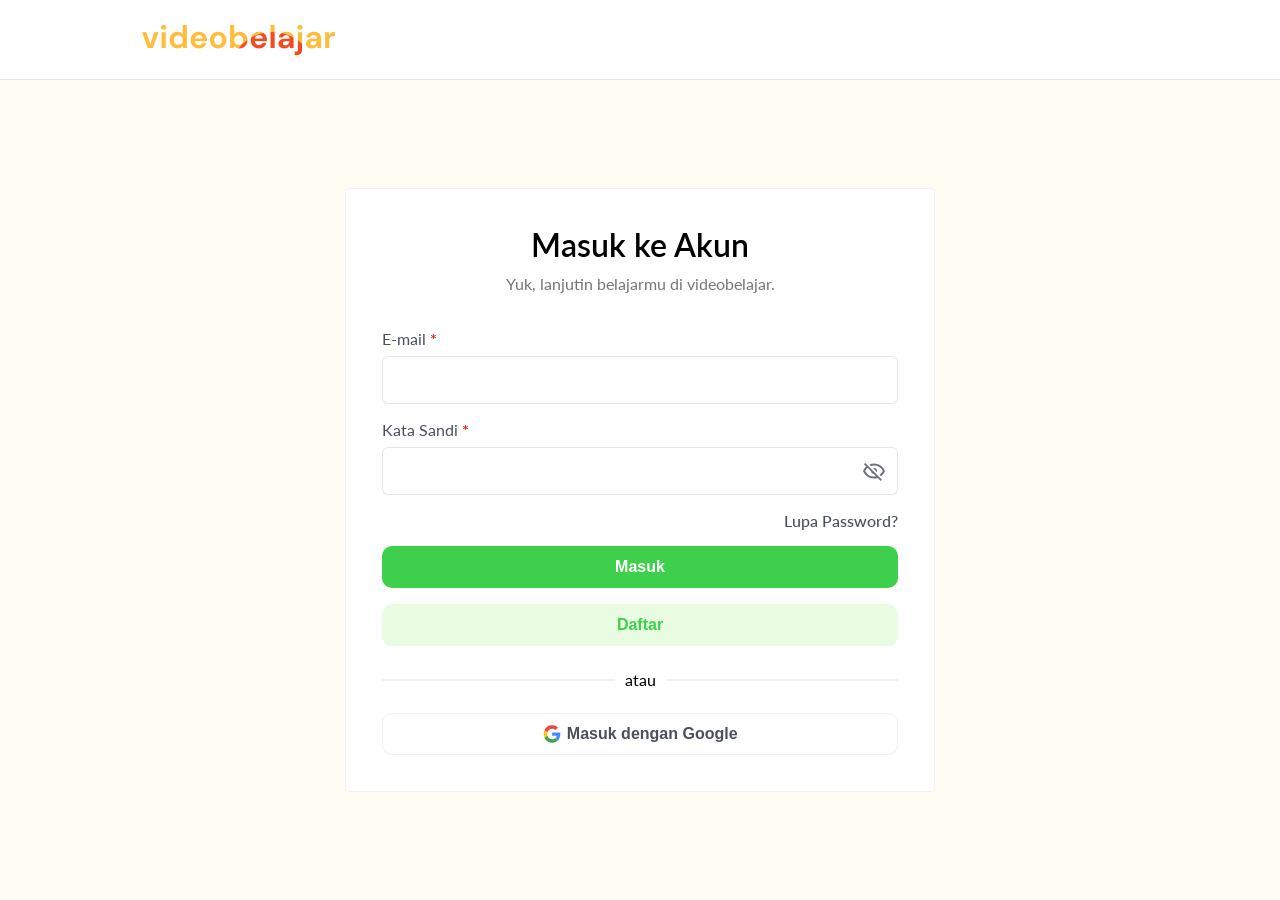
<file: index.html>
<!doctype html>
<html lang="en">
    <head>
        <meta charset="UTF-8" />
        <meta name="viewport" content="width=device-width, initial-scale=1.0" />
        <title>videobelajar</title>
        <link rel="stylesheet" href="style.css" />
    </head>
    <body>
        <nav class="navbar">
            <div class="logo">
                <a href="#"
                    ><img class="image-fit" src="assets/logo.png" alt=""
                /></a>
            </div>
        </nav>
        <main class="auth-container">
            <div class="auth-form">
                <div class="desc">
                    <h3>Masuk ke Akun</h3>
                    <h5 class="desc-color">
                        Yuk, lanjutin belajarmu di videobelajar.
                    </h5>
                </div>
                <div class="form-group">
                    <label for="email"
                        >E-mail <strong class="red">*</strong></label
                    >
                    <input type="text" name="email" />
                </div>
                <div class="form-group">
                    <label for="password"
                        >Kata Sandi <strong class="red">*</strong></label
                    >
                    <div class="input-group">
                        <input type="password" name="password" />
                        <svg
                            class="eye"
                            xmlns="http://www.w3.org/2000/svg"
                            width="24"
                            height="24"
                            viewBox="0 0 24 24"
                        >
                            <path
                                fill="currentColor"
                                d="M2 5.27L3.28 4L20 20.72L18.73 22l-3.08-3.08c-1.15.38-2.37.58-3.65.58c-5 0-9.27-3.11-11-7.5c.69-1.76 1.79-3.31 3.19-4.54zM12 9a3 3 0 0 1 3 3a3 3 0 0 1-.17 1L11 9.17A3 3 0 0 1 12 9m0-4.5c5 0 9.27 3.11 11 7.5a11.8 11.8 0 0 1-4 5.19l-1.42-1.43A9.86 9.86 0 0 0 20.82 12A9.82 9.82 0 0 0 12 6.5c-1.09 0-2.16.18-3.16.5L7.3 5.47c1.44-.62 3.03-.97 4.7-.97M3.18 12A9.82 9.82 0 0 0 12 17.5c.69 0 1.37-.07 2-.21L11.72 15A3.064 3.064 0 0 1 9 12.28L5.6 8.87c-.99.85-1.82 1.91-2.42 3.13"
                            />
                        </svg>
                    </div>
                </div>
                <div class="form-group" style="text-align: right">
                    <a class="forgot" href="#">Lupa Password?</a>
                </div>
                <a href="home.html" target="_blank">
                    <button
                        class="btn-full bg-primary text-light"
                        style="margin-bottom: 16px"
                    >
                        Masuk
                    </button>
                </a>
                <a href="register.html"
                    ><button class="btn-full bg-primary-100 text-primary">
                        Daftar
                    </button></a
                >
                <div style="display: flex; align-items: center; margin: 24px 0">
                    <hr
                        style="
                            flex: 1;
                            border: none;
                            border-top: 2px solid #f1f1f1;
                        "
                    />
                    <span
                        style="
                            margin: 0 10px;
                            font-size: 16px;
                            font-weight: 400;
                        "
                        >atau</span
                    >
                    <hr
                        style="
                            flex: 1;
                            border: none;
                            border-top: 2px solid #f1f1f1;
                        "
                    />
                </div>
                <a href="home.html" target="_blank">
                    <button
                        class="btn-full"
                        style="
                            border: 1px solid #f1f1f1;
                            background-color: inherit;
                            color: #4a505c;
                            display: flex;
                            align-items: center;
                            justify-content: center;
                        "
                    >
                        <svg
                            xmlns="http://www.w3.org/2000/svg"
                            width="20"
                            height="20"
                            viewBox="0 0 16 16"
                        >
                            <g
                                fill="none"
                                fill-rule="evenodd"
                                clip-rule="evenodd"
                            >
                                <path
                                    fill="#f44336"
                                    d="M7.209 1.061c.725-.081 1.154-.081 1.933 0a6.57 6.57 0 0 1 3.65 1.82a100 100 0 0 0-1.986 1.93q-1.876-1.59-4.188-.734q-1.696.78-2.362 2.528a78 78 0 0 1-2.148-1.658a.26.26 0 0 0-.16-.027q1.683-3.245 5.26-3.86"
                                    opacity="0.987"
                                />
                                <path
                                    fill="#ffc107"
                                    d="M1.946 4.92q.085-.013.161.027a78 78 0 0 0 2.148 1.658A7.6 7.6 0 0 0 4.04 7.99q.037.678.215 1.331L2 11.116Q.527 8.038 1.946 4.92"
                                    opacity="0.997"
                                />
                                <path
                                    fill="#448aff"
                                    d="M12.685 13.29a26 26 0 0 0-2.202-1.74q1.15-.812 1.396-2.228H8.122V6.713q3.25-.027 6.497.055q.616 3.345-1.423 6.032a7 7 0 0 1-.51.49"
                                    opacity="0.999"
                                />
                                <path
                                    fill="#43a047"
                                    d="M4.255 9.322q1.23 3.057 4.51 2.854a3.94 3.94 0 0 0 1.718-.626q1.148.812 2.202 1.74a6.62 6.62 0 0 1-4.027 1.684a6.4 6.4 0 0 1-1.02 0Q3.82 14.524 2 11.116z"
                                    opacity="0.993"
                                />
                            </g></svg
                        >&nbsp;Masuk dengan Google
                    </button>
                </a>
            </div>
        </main>
    </body>
</html>
</file>
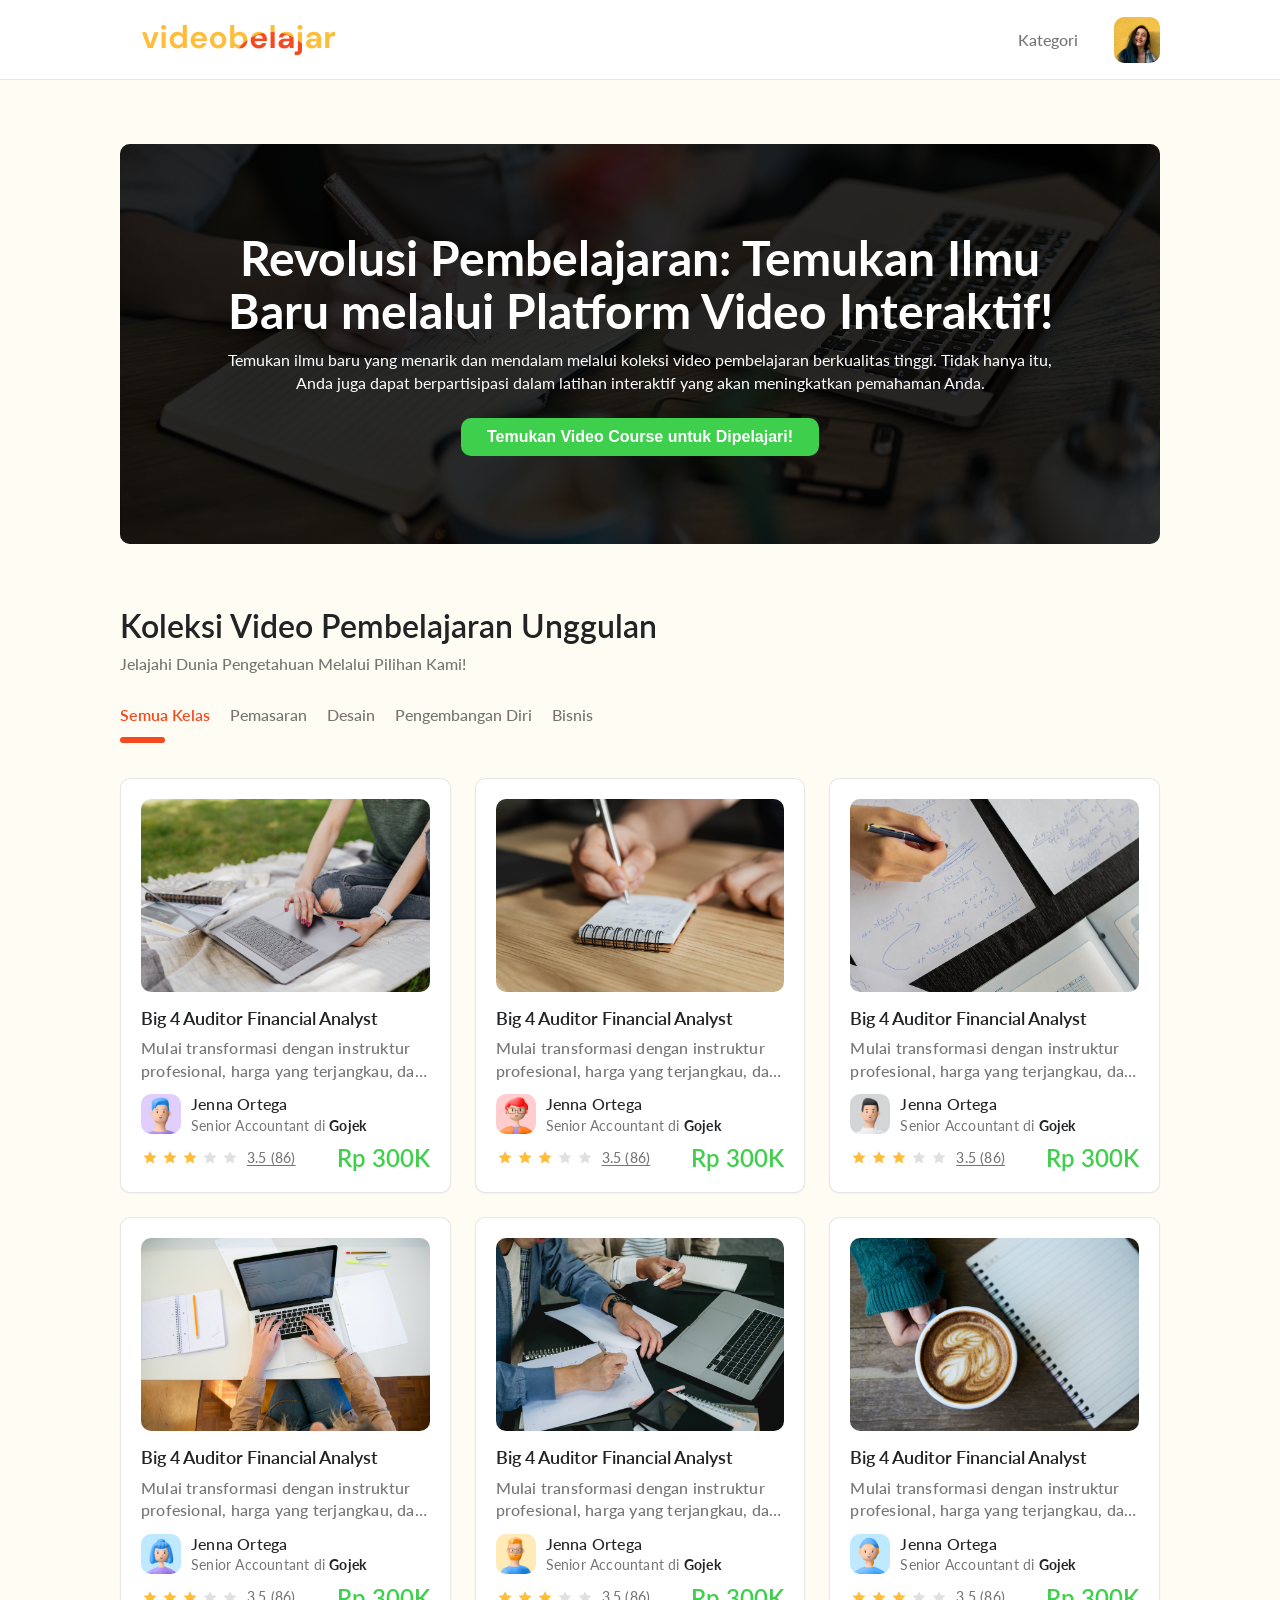
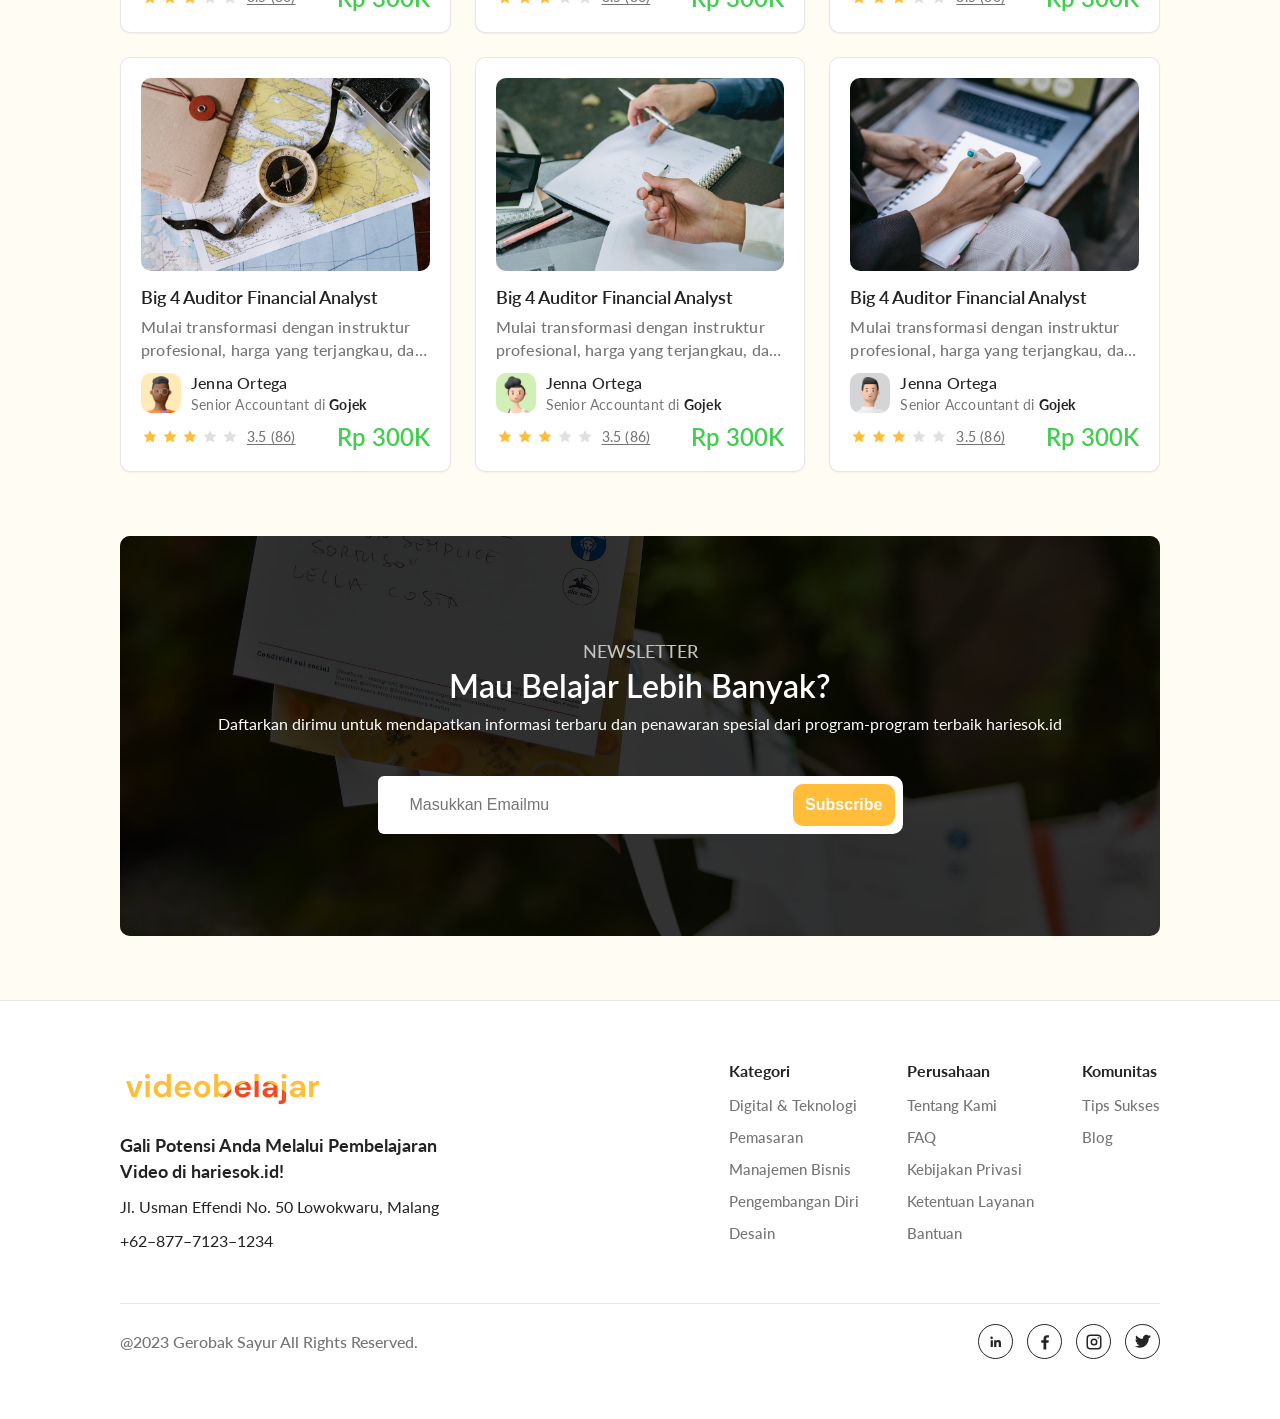
<file: home.html>
<!doctype html>
<html lang="en">
    <head>
        <meta charset="UTF-8" />
        <meta name="viewport" content="width=device-width, initial-scale=1.0" />
        <title>videobelajar</title>
        <link rel="stylesheet" href="style.css" />
    </head>
    <body>
        <nav class="navbar">
            <div class="logo">
                <a href="#"
                    ><img class="image-fit" src="assets/logo.png" alt=""
                /></a>
            </div>
            <div class="nav-right">
                <a href="#">Kategori</a>
                <div class="image-profile">
                    <img
                        class="image-fit"
                        src="assets/avatar-profile.png"
                        alt=""
                    />
                </div>
            </div>
            <div class="nav-right-mobile">
                <div class="menu">
                    <img class="image-fit" src="assets/menu.svg" alt="" />
                </div>
            </div>
        </nav>
        <main class="container">
            <section class="hero">
                <div class="hero-content">
                    <h1>
                        Revolusi Pembelajaran: Temukan Ilmu Baru melalui
                        Platform Video Interaktif!
                    </h1>
                    <p>
                        Temukan ilmu baru yang menarik dan mendalam melalui
                        koleksi video pembelajaran berkualitas tinggi. Tidak
                        hanya itu, Anda juga dapat berpartisipasi dalam latihan
                        interaktif yang akan meningkatkan pemahaman Anda.
                    </p>
                    <button>Temukan Video Course untuk Dipelajari!</button>
                </div>
            </section>
            <section class="learning-class">
                <h3>Koleksi Video Pembelajaran Unggulan</h3>
                <h5>Jelajahi Dunia Pengetahuan Melalui Pilihan Kami!</h5>

                <!-- Tab -->
                <div class="tab-class">
                    <button class="tab-class__item active">Semua Kelas</button>
                    <button class="tab-class__item">Pemasaran</button>
                    <button class="tab-class__item">Desain</button>
                    <button class="tab-class__item">Pengembangan Diri</button>
                    <button class="tab-class__item">Bisnis</button>
                </div>

                <!-- Cards -->
                <div class="card-class">
                    <!-- Card 1 -->
                    <div class="card-class-list">
                        <img
                            class="card__thumbnail"
                            src="assets/class-1.jpg"
                            alt="Big 4 Auditor Financial Analyst"
                            loading="lazy"
                        />
                        <div class="card__body">
                            <p class="card__title">
                                Big 4 Auditor Financial Analyst
                            </p>
                            <p class="card__desc">
                                Mulai transformasi dengan instruktur
                                profesional, harga yang terjangkau, dan
                                kurikulum terbaik
                            </p>
                            <div class="card__instructor">
                                <div class="card__avatar">
                                    <img
                                        class="image-fit"
                                        src="assets/avatar-1.png"
                                        alt=""
                                    />
                                </div>
                                <div class="card__instructor-info">
                                    <p class="card__instructor-name">
                                        Jenna Ortega
                                    </p>
                                    <p class="card__instructor-role">
                                        Senior Accountant
                                        <span class="at">di</span>
                                        <strong>Gojek</strong>
                                    </p>
                                </div>
                            </div>
                        </div>
                        <div class="card__footer">
                            <div class="card__rating">
                                <div class="stars">
                                    <svg
                                        class="star star--filled"
                                        viewBox="0 0 16 16"
                                    >
                                        <path
                                            d="M8 1l1.8 3.6 4 .6-2.9 2.8.7 4L8 10l-3.6 2 .7-4L2.2 5.2l4-.6z"
                                            fill="currentColor"
                                        />
                                    </svg>
                                    <svg
                                        class="star star--filled"
                                        viewBox="0 0 16 16"
                                    >
                                        <path
                                            d="M8 1l1.8 3.6 4 .6-2.9 2.8.7 4L8 10l-3.6 2 .7-4L2.2 5.2l4-.6z"
                                            fill="currentColor"
                                        />
                                    </svg>
                                    <svg
                                        class="star star--filled"
                                        viewBox="0 0 16 16"
                                    >
                                        <path
                                            d="M8 1l1.8 3.6 4 .6-2.9 2.8.7 4L8 10l-3.6 2 .7-4L2.2 5.2l4-.6z"
                                            fill="currentColor"
                                        />
                                    </svg>
                                    <svg
                                        class="star star--empty"
                                        viewBox="0 0 16 16"
                                    >
                                        <path
                                            d="M8 1l1.8 3.6 4 .6-2.9 2.8.7 4L8 10l-3.6 2 .7-4L2.2 5.2l4-.6z"
                                            fill="currentColor"
                                        />
                                    </svg>
                                    <svg
                                        class="star star--empty"
                                        viewBox="0 0 16 16"
                                    >
                                        <path
                                            d="M8 1l1.8 3.6 4 .6-2.9 2.8.7 4L8 10l-3.6 2 .7-4L2.2 5.2l4-.6z"
                                            fill="currentColor"
                                        />
                                    </svg>
                                </div>
                                <span class="card__rating-score">3.5 (86)</span>
                            </div>
                            <span class="card__price">Rp 300K</span>
                        </div>
                    </div>

                    <!-- Card 2 -->
                    <div class="card-class-list">
                        <img
                            class="card__thumbnail"
                            src="assets/class-2.jpg"
                            alt="Big 4 Auditor Financial Analyst"
                            loading="lazy"
                        />
                        <div class="card__body">
                            <p class="card__title">
                                Big 4 Auditor Financial Analyst
                            </p>
                            <p class="card__desc">
                                Mulai transformasi dengan instruktur
                                profesional, harga yang terjangkau, dan
                                kurikulum terbaik
                            </p>
                            <div class="card__instructor">
                                <div class="card__avatar">
                                    <img
                                        class="image-fit"
                                        src="assets/avatar-2.png"
                                        alt=""
                                    />
                                </div>
                                <div class="card__instructor-info">
                                    <p class="card__instructor-name">
                                        Jenna Ortega
                                    </p>
                                    <p class="card__instructor-role">
                                        Senior Accountant
                                        <span class="at">di</span>
                                        <strong>Gojek</strong>
                                    </p>
                                </div>
                            </div>
                        </div>
                        <div class="card__footer">
                            <div class="card__rating">
                                <div class="stars">
                                    <svg
                                        class="star star--filled"
                                        viewBox="0 0 16 16"
                                    >
                                        <path
                                            d="M8 1l1.8 3.6 4 .6-2.9 2.8.7 4L8 10l-3.6 2 .7-4L2.2 5.2l4-.6z"
                                            fill="currentColor"
                                        />
                                    </svg>
                                    <svg
                                        class="star star--filled"
                                        viewBox="0 0 16 16"
                                    >
                                        <path
                                            d="M8 1l1.8 3.6 4 .6-2.9 2.8.7 4L8 10l-3.6 2 .7-4L2.2 5.2l4-.6z"
                                            fill="currentColor"
                                        />
                                    </svg>
                                    <svg
                                        class="star star--filled"
                                        viewBox="0 0 16 16"
                                    >
                                        <path
                                            d="M8 1l1.8 3.6 4 .6-2.9 2.8.7 4L8 10l-3.6 2 .7-4L2.2 5.2l4-.6z"
                                            fill="currentColor"
                                        />
                                    </svg>
                                    <svg
                                        class="star star--empty"
                                        viewBox="0 0 16 16"
                                    >
                                        <path
                                            d="M8 1l1.8 3.6 4 .6-2.9 2.8.7 4L8 10l-3.6 2 .7-4L2.2 5.2l4-.6z"
                                            fill="currentColor"
                                        />
                                    </svg>
                                    <svg
                                        class="star star--empty"
                                        viewBox="0 0 16 16"
                                    >
                                        <path
                                            d="M8 1l1.8 3.6 4 .6-2.9 2.8.7 4L8 10l-3.6 2 .7-4L2.2 5.2l4-.6z"
                                            fill="currentColor"
                                        />
                                    </svg>
                                </div>
                                <span class="card__rating-score">3.5 (86)</span>
                            </div>
                            <span class="card__price">Rp 300K</span>
                        </div>
                    </div>

                    <!-- Card 3 -->
                    <div class="card-class-list">
                        <img
                            class="card__thumbnail"
                            src="assets/class-3.jpg"
                            alt="Big 4 Auditor Financial Analyst"
                            loading="lazy"
                        />
                        <div class="card__body">
                            <p class="card__title">
                                Big 4 Auditor Financial Analyst
                            </p>
                            <p class="card__desc">
                                Mulai transformasi dengan instruktur
                                profesional, harga yang terjangkau, dan
                                kurikulum terbaik
                            </p>
                            <div class="card__instructor">
                                <div class="card__avatar">
                                    <img
                                        class="image-fit"
                                        src="assets/avatar-3.png"
                                        alt=""
                                    />
                                </div>
                                <div class="card__instructor-info">
                                    <p class="card__instructor-name">
                                        Jenna Ortega
                                    </p>
                                    <p class="card__instructor-role">
                                        Senior Accountant
                                        <span class="at">di</span>
                                        <strong>Gojek</strong>
                                    </p>
                                </div>
                            </div>
                        </div>
                        <div class="card__footer">
                            <div class="card__rating">
                                <div class="stars">
                                    <svg
                                        class="star star--filled"
                                        viewBox="0 0 16 16"
                                    >
                                        <path
                                            d="M8 1l1.8 3.6 4 .6-2.9 2.8.7 4L8 10l-3.6 2 .7-4L2.2 5.2l4-.6z"
                                            fill="currentColor"
                                        />
                                    </svg>
                                    <svg
                                        class="star star--filled"
                                        viewBox="0 0 16 16"
                                    >
                                        <path
                                            d="M8 1l1.8 3.6 4 .6-2.9 2.8.7 4L8 10l-3.6 2 .7-4L2.2 5.2l4-.6z"
                                            fill="currentColor"
                                        />
                                    </svg>
                                    <svg
                                        class="star star--filled"
                                        viewBox="0 0 16 16"
                                    >
                                        <path
                                            d="M8 1l1.8 3.6 4 .6-2.9 2.8.7 4L8 10l-3.6 2 .7-4L2.2 5.2l4-.6z"
                                            fill="currentColor"
                                        />
                                    </svg>
                                    <svg
                                        class="star star--empty"
                                        viewBox="0 0 16 16"
                                    >
                                        <path
                                            d="M8 1l1.8 3.6 4 .6-2.9 2.8.7 4L8 10l-3.6 2 .7-4L2.2 5.2l4-.6z"
                                            fill="currentColor"
                                        />
                                    </svg>
                                    <svg
                                        class="star star--empty"
                                        viewBox="0 0 16 16"
                                    >
                                        <path
                                            d="M8 1l1.8 3.6 4 .6-2.9 2.8.7 4L8 10l-3.6 2 .7-4L2.2 5.2l4-.6z"
                                            fill="currentColor"
                                        />
                                    </svg>
                                </div>
                                <span class="card__rating-score">3.5 (86)</span>
                            </div>
                            <span class="card__price">Rp 300K</span>
                        </div>
                    </div>

                    <!-- Card 4 -->
                    <div class="card-class-list">
                        <img
                            class="card__thumbnail"
                            src="assets/class-4.jpg"
                            alt="Big 4 Auditor Financial Analyst"
                            loading="lazy"
                        />
                        <div class="card__body">
                            <p class="card__title">
                                Big 4 Auditor Financial Analyst
                            </p>
                            <p class="card__desc">
                                Mulai transformasi dengan instruktur
                                profesional, harga yang terjangkau, dan
                                kurikulum terbaik
                            </p>
                            <div class="card__instructor">
                                <div class="card__avatar">
                                    <img
                                        class="image-fit"
                                        src="assets/avatar-4.png"
                                        alt=""
                                    />
                                </div>
                                <div class="card__instructor-info">
                                    <p class="card__instructor-name">
                                        Jenna Ortega
                                    </p>
                                    <p class="card__instructor-role">
                                        Senior Accountant
                                        <span class="at">di</span>
                                        <strong>Gojek</strong>
                                    </p>
                                </div>
                            </div>
                        </div>
                        <div class="card__footer">
                            <div class="card__rating">
                                <div class="stars">
                                    <svg
                                        class="star star--filled"
                                        viewBox="0 0 16 16"
                                    >
                                        <path
                                            d="M8 1l1.8 3.6 4 .6-2.9 2.8.7 4L8 10l-3.6 2 .7-4L2.2 5.2l4-.6z"
                                            fill="currentColor"
                                        />
                                    </svg>
                                    <svg
                                        class="star star--filled"
                                        viewBox="0 0 16 16"
                                    >
                                        <path
                                            d="M8 1l1.8 3.6 4 .6-2.9 2.8.7 4L8 10l-3.6 2 .7-4L2.2 5.2l4-.6z"
                                            fill="currentColor"
                                        />
                                    </svg>
                                    <svg
                                        class="star star--filled"
                                        viewBox="0 0 16 16"
                                    >
                                        <path
                                            d="M8 1l1.8 3.6 4 .6-2.9 2.8.7 4L8 10l-3.6 2 .7-4L2.2 5.2l4-.6z"
                                            fill="currentColor"
                                        />
                                    </svg>
                                    <svg
                                        class="star star--empty"
                                        viewBox="0 0 16 16"
                                    >
                                        <path
                                            d="M8 1l1.8 3.6 4 .6-2.9 2.8.7 4L8 10l-3.6 2 .7-4L2.2 5.2l4-.6z"
                                            fill="currentColor"
                                        />
                                    </svg>
                                    <svg
                                        class="star star--empty"
                                        viewBox="0 0 16 16"
                                    >
                                        <path
                                            d="M8 1l1.8 3.6 4 .6-2.9 2.8.7 4L8 10l-3.6 2 .7-4L2.2 5.2l4-.6z"
                                            fill="currentColor"
                                        />
                                    </svg>
                                </div>
                                <span class="card__rating-score">3.5 (86)</span>
                            </div>
                            <span class="card__price">Rp 300K</span>
                        </div>
                    </div>

                    <!-- Card 5 -->
                    <div class="card-class-list">
                        <img
                            class="card__thumbnail"
                            src="assets/class-5.jpg"
                            alt="Big 4 Auditor Financial Analyst"
                            loading="lazy"
                        />
                        <div class="card__body">
                            <p class="card__title">
                                Big 4 Auditor Financial Analyst
                            </p>
                            <p class="card__desc">
                                Mulai transformasi dengan instruktur
                                profesional, harga yang terjangkau, dan
                                kurikulum terbaik
                            </p>
                            <div class="card__instructor">
                                <div class="card__avatar">
                                    <img
                                        class="image-fit"
                                        src="assets/avatar-5.png"
                                        alt=""
                                    />
                                </div>
                                <div class="card__instructor-info">
                                    <p class="card__instructor-name">
                                        Jenna Ortega
                                    </p>
                                    <p class="card__instructor-role">
                                        Senior Accountant
                                        <span class="at">di</span>
                                        <strong>Gojek</strong>
                                    </p>
                                </div>
                            </div>
                        </div>
                        <div class="card__footer">
                            <div class="card__rating">
                                <div class="stars">
                                    <svg
                                        class="star star--filled"
                                        viewBox="0 0 16 16"
                                    >
                                        <path
                                            d="M8 1l1.8 3.6 4 .6-2.9 2.8.7 4L8 10l-3.6 2 .7-4L2.2 5.2l4-.6z"
                                            fill="currentColor"
                                        />
                                    </svg>
                                    <svg
                                        class="star star--filled"
                                        viewBox="0 0 16 16"
                                    >
                                        <path
                                            d="M8 1l1.8 3.6 4 .6-2.9 2.8.7 4L8 10l-3.6 2 .7-4L2.2 5.2l4-.6z"
                                            fill="currentColor"
                                        />
                                    </svg>
                                    <svg
                                        class="star star--filled"
                                        viewBox="0 0 16 16"
                                    >
                                        <path
                                            d="M8 1l1.8 3.6 4 .6-2.9 2.8.7 4L8 10l-3.6 2 .7-4L2.2 5.2l4-.6z"
                                            fill="currentColor"
                                        />
                                    </svg>
                                    <svg
                                        class="star star--empty"
                                        viewBox="0 0 16 16"
                                    >
                                        <path
                                            d="M8 1l1.8 3.6 4 .6-2.9 2.8.7 4L8 10l-3.6 2 .7-4L2.2 5.2l4-.6z"
                                            fill="currentColor"
                                        />
                                    </svg>
                                    <svg
                                        class="star star--empty"
                                        viewBox="0 0 16 16"
                                    >
                                        <path
                                            d="M8 1l1.8 3.6 4 .6-2.9 2.8.7 4L8 10l-3.6 2 .7-4L2.2 5.2l4-.6z"
                                            fill="currentColor"
                                        />
                                    </svg>
                                </div>
                                <span class="card__rating-score">3.5 (86)</span>
                            </div>
                            <span class="card__price">Rp 300K</span>
                        </div>
                    </div>

                    <!-- Card 6 -->
                    <div class="card-class-list">
                        <img
                            class="card__thumbnail"
                            src="assets/class-6.jpg"
                            alt="Big 4 Auditor Financial Analyst"
                            loading="lazy"
                        />
                        <div class="card__body">
                            <p class="card__title">
                                Big 4 Auditor Financial Analyst
                            </p>
                            <p class="card__desc">
                                Mulai transformasi dengan instruktur
                                profesional, harga yang terjangkau, dan
                                kurikulum terbaik
                            </p>
                            <div class="card__instructor">
                                <div class="card__avatar">
                                    <img
                                        class="image-fit"
                                        src="assets/avatar-6.png"
                                        alt=""
                                    />
                                </div>
                                <div class="card__instructor-info">
                                    <p class="card__instructor-name">
                                        Jenna Ortega
                                    </p>
                                    <p class="card__instructor-role">
                                        Senior Accountant
                                        <span class="at">di</span>
                                        <strong>Gojek</strong>
                                    </p>
                                </div>
                            </div>
                        </div>
                        <div class="card__footer">
                            <div class="card__rating">
                                <div class="stars">
                                    <svg
                                        class="star star--filled"
                                        viewBox="0 0 16 16"
                                    >
                                        <path
                                            d="M8 1l1.8 3.6 4 .6-2.9 2.8.7 4L8 10l-3.6 2 .7-4L2.2 5.2l4-.6z"
                                            fill="currentColor"
                                        />
                                    </svg>
                                    <svg
                                        class="star star--filled"
                                        viewBox="0 0 16 16"
                                    >
                                        <path
                                            d="M8 1l1.8 3.6 4 .6-2.9 2.8.7 4L8 10l-3.6 2 .7-4L2.2 5.2l4-.6z"
                                            fill="currentColor"
                                        />
                                    </svg>
                                    <svg
                                        class="star star--filled"
                                        viewBox="0 0 16 16"
                                    >
                                        <path
                                            d="M8 1l1.8 3.6 4 .6-2.9 2.8.7 4L8 10l-3.6 2 .7-4L2.2 5.2l4-.6z"
                                            fill="currentColor"
                                        />
                                    </svg>
                                    <svg
                                        class="star star--empty"
                                        viewBox="0 0 16 16"
                                    >
                                        <path
                                            d="M8 1l1.8 3.6 4 .6-2.9 2.8.7 4L8 10l-3.6 2 .7-4L2.2 5.2l4-.6z"
                                            fill="currentColor"
                                        />
                                    </svg>
                                    <svg
                                        class="star star--empty"
                                        viewBox="0 0 16 16"
                                    >
                                        <path
                                            d="M8 1l1.8 3.6 4 .6-2.9 2.8.7 4L8 10l-3.6 2 .7-4L2.2 5.2l4-.6z"
                                            fill="currentColor"
                                        />
                                    </svg>
                                </div>
                                <span class="card__rating-score">3.5 (86)</span>
                            </div>
                            <span class="card__price">Rp 300K</span>
                        </div>
                    </div>

                    <!-- Card 7 -->
                    <div class="card-class-list">
                        <img
                            class="card__thumbnail"
                            src="assets/class-7.jpg"
                            alt="Big 4 Auditor Financial Analyst"
                            loading="lazy"
                        />
                        <div class="card__body">
                            <p class="card__title">
                                Big 4 Auditor Financial Analyst
                            </p>
                            <p class="card__desc">
                                Mulai transformasi dengan instruktur
                                profesional, harga yang terjangkau, dan
                                kurikulum terbaik
                            </p>
                            <div class="card__instructor">
                                <div class="card__avatar">
                                    <img
                                        class="image-fit"
                                        src="assets/avatar-7.png"
                                        alt=""
                                    />
                                </div>
                                <div class="card__instructor-info">
                                    <p class="card__instructor-name">
                                        Jenna Ortega
                                    </p>
                                    <p class="card__instructor-role">
                                        Senior Accountant
                                        <span class="at">di</span>
                                        <strong>Gojek</strong>
                                    </p>
                                </div>
                            </div>
                        </div>
                        <div class="card__footer">
                            <div class="card__rating">
                                <div class="stars">
                                    <svg
                                        class="star star--filled"
                                        viewBox="0 0 16 16"
                                    >
                                        <path
                                            d="M8 1l1.8 3.6 4 .6-2.9 2.8.7 4L8 10l-3.6 2 .7-4L2.2 5.2l4-.6z"
                                            fill="currentColor"
                                        />
                                    </svg>
                                    <svg
                                        class="star star--filled"
                                        viewBox="0 0 16 16"
                                    >
                                        <path
                                            d="M8 1l1.8 3.6 4 .6-2.9 2.8.7 4L8 10l-3.6 2 .7-4L2.2 5.2l4-.6z"
                                            fill="currentColor"
                                        />
                                    </svg>
                                    <svg
                                        class="star star--filled"
                                        viewBox="0 0 16 16"
                                    >
                                        <path
                                            d="M8 1l1.8 3.6 4 .6-2.9 2.8.7 4L8 10l-3.6 2 .7-4L2.2 5.2l4-.6z"
                                            fill="currentColor"
                                        />
                                    </svg>
                                    <svg
                                        class="star star--empty"
                                        viewBox="0 0 16 16"
                                    >
                                        <path
                                            d="M8 1l1.8 3.6 4 .6-2.9 2.8.7 4L8 10l-3.6 2 .7-4L2.2 5.2l4-.6z"
                                            fill="currentColor"
                                        />
                                    </svg>
                                    <svg
                                        class="star star--empty"
                                        viewBox="0 0 16 16"
                                    >
                                        <path
                                            d="M8 1l1.8 3.6 4 .6-2.9 2.8.7 4L8 10l-3.6 2 .7-4L2.2 5.2l4-.6z"
                                            fill="currentColor"
                                        />
                                    </svg>
                                </div>
                                <span class="card__rating-score">3.5 (86)</span>
                            </div>
                            <span class="card__price">Rp 300K</span>
                        </div>
                    </div>

                    <!-- Card 8 -->
                    <div class="card-class-list">
                        <img
                            class="card__thumbnail"
                            src="assets/class-8.jpg"
                            alt="Big 4 Auditor Financial Analyst"
                            loading="lazy"
                        />
                        <div class="card__body">
                            <p class="card__title">
                                Big 4 Auditor Financial Analyst
                            </p>
                            <p class="card__desc">
                                Mulai transformasi dengan instruktur
                                profesional, harga yang terjangkau, dan
                                kurikulum terbaik
                            </p>
                            <div class="card__instructor">
                                <div class="card__avatar">
                                    <img
                                        class="image-fit"
                                        src="assets/avatar-8.png"
                                        alt=""
                                    />
                                </div>
                                <div class="card__instructor-info">
                                    <p class="card__instructor-name">
                                        Jenna Ortega
                                    </p>
                                    <p class="card__instructor-role">
                                        Senior Accountant
                                        <span class="at">di</span>
                                        <strong>Gojek</strong>
                                    </p>
                                </div>
                            </div>
                        </div>
                        <div class="card__footer">
                            <div class="card__rating">
                                <div class="stars">
                                    <svg
                                        class="star star--filled"
                                        viewBox="0 0 16 16"
                                    >
                                        <path
                                            d="M8 1l1.8 3.6 4 .6-2.9 2.8.7 4L8 10l-3.6 2 .7-4L2.2 5.2l4-.6z"
                                            fill="currentColor"
                                        />
                                    </svg>
                                    <svg
                                        class="star star--filled"
                                        viewBox="0 0 16 16"
                                    >
                                        <path
                                            d="M8 1l1.8 3.6 4 .6-2.9 2.8.7 4L8 10l-3.6 2 .7-4L2.2 5.2l4-.6z"
                                            fill="currentColor"
                                        />
                                    </svg>
                                    <svg
                                        class="star star--filled"
                                        viewBox="0 0 16 16"
                                    >
                                        <path
                                            d="M8 1l1.8 3.6 4 .6-2.9 2.8.7 4L8 10l-3.6 2 .7-4L2.2 5.2l4-.6z"
                                            fill="currentColor"
                                        />
                                    </svg>
                                    <svg
                                        class="star star--empty"
                                        viewBox="0 0 16 16"
                                    >
                                        <path
                                            d="M8 1l1.8 3.6 4 .6-2.9 2.8.7 4L8 10l-3.6 2 .7-4L2.2 5.2l4-.6z"
                                            fill="currentColor"
                                        />
                                    </svg>
                                    <svg
                                        class="star star--empty"
                                        viewBox="0 0 16 16"
                                    >
                                        <path
                                            d="M8 1l1.8 3.6 4 .6-2.9 2.8.7 4L8 10l-3.6 2 .7-4L2.2 5.2l4-.6z"
                                            fill="currentColor"
                                        />
                                    </svg>
                                </div>
                                <span class="card__rating-score">3.5 (86)</span>
                            </div>
                            <span class="card__price">Rp 300K</span>
                        </div>
                    </div>

                    <!-- Card 9 -->
                    <div class="card-class-list">
                        <img
                            class="card__thumbnail"
                            src="assets/class-9.jpg"
                            alt="Big 4 Auditor Financial Analyst"
                            loading="lazy"
                        />
                        <div class="card__body">
                            <p class="card__title">
                                Big 4 Auditor Financial Analyst
                            </p>
                            <p class="card__desc">
                                Mulai transformasi dengan instruktur
                                profesional, harga yang terjangkau, dan
                                kurikulum terbaik
                            </p>
                            <div class="card__instructor">
                                <div class="card__avatar">
                                    <img
                                        class="image-fit"
                                        src="assets/avatar-9.png"
                                        alt=""
                                    />
                                </div>
                                <div class="card__instructor-info">
                                    <p class="card__instructor-name">
                                        Jenna Ortega
                                    </p>
                                    <p class="card__instructor-role">
                                        Senior Accountant
                                        <span class="at">di</span>
                                        <strong>Gojek</strong>
                                    </p>
                                </div>
                            </div>
                        </div>
                        <div class="card__footer">
                            <div class="card__rating">
                                <div class="stars">
                                    <svg
                                        class="star star--filled"
                                        viewBox="0 0 16 16"
                                    >
                                        <path
                                            d="M8 1l1.8 3.6 4 .6-2.9 2.8.7 4L8 10l-3.6 2 .7-4L2.2 5.2l4-.6z"
                                            fill="currentColor"
                                        />
                                    </svg>
                                    <svg
                                        class="star star--filled"
                                        viewBox="0 0 16 16"
                                    >
                                        <path
                                            d="M8 1l1.8 3.6 4 .6-2.9 2.8.7 4L8 10l-3.6 2 .7-4L2.2 5.2l4-.6z"
                                            fill="currentColor"
                                        />
                                    </svg>
                                    <svg
                                        class="star star--filled"
                                        viewBox="0 0 16 16"
                                    >
                                        <path
                                            d="M8 1l1.8 3.6 4 .6-2.9 2.8.7 4L8 10l-3.6 2 .7-4L2.2 5.2l4-.6z"
                                            fill="currentColor"
                                        />
                                    </svg>
                                    <svg
                                        class="star star--empty"
                                        viewBox="0 0 16 16"
                                    >
                                        <path
                                            d="M8 1l1.8 3.6 4 .6-2.9 2.8.7 4L8 10l-3.6 2 .7-4L2.2 5.2l4-.6z"
                                            fill="currentColor"
                                        />
                                    </svg>
                                    <svg
                                        class="star star--empty"
                                        viewBox="0 0 16 16"
                                    >
                                        <path
                                            d="M8 1l1.8 3.6 4 .6-2.9 2.8.7 4L8 10l-3.6 2 .7-4L2.2 5.2l4-.6z"
                                            fill="currentColor"
                                        />
                                    </svg>
                                </div>
                                <span class="card__rating-score">3.5 (86)</span>
                            </div>
                            <span class="card__price">Rp 300K</span>
                        </div>
                    </div>
                </div>
                <!-- /.card-class -->
            </section>
            <section class="hero-cta">
                <div class="hero-cta-content">
                    <h4>NEWSLETTER</h4>
                    <h3>Mau Belajar Lebih Banyak?</h3>
                    <p>
                        Daftarkan dirimu untuk mendapatkan informasi terbaru dan
                        penawaran spesial dari program-program terbaik
                        hariesok.id
                    </p>
                    <div class="form-cta">
                        <input
                            class="cta-input"
                            type="text"
                            placeholder="Masukkan Emailmu"
                        />
                        <button>Subscribe</button>
                    </div>
                </div>
            </section>
        </main>
        <footer class="footer">
            <div class="footer-container">
                <div class="footer-top">
                    <div class="footer-brand">
                        <a href="#" class="logo">
                            <img
                                class="image-fit"
                                src="assets/logo.png"
                                alt=""
                            />
                        </a>

                        <h3>
                            Gali Potensi Anda Melalui Pembelajaran Video di
                            hariesok.id!
                        </h3>
                        <p>Jl. Usman Effendi No. 50 Lowokwaru, Malang</p>
                        <a href="tel:+6287771231234" class="phone"
                            >+62–877–7123–1234</a
                        >
                    </div>

                    <div class="footer-links">
                        <div class="footer-column">
                            <h4>Kategori</h4>
                            <ul>
                                <li><a href="#">Digital &amp; Teknologi</a></li>
                                <li><a href="#">Pemasaran</a></li>
                                <li><a href="#">Manajemen Bisnis</a></li>
                                <li><a href="#">Pengembangan Diri</a></li>
                                <li><a href="#">Desain</a></li>
                            </ul>
                        </div>

                        <div class="footer-column">
                            <h4>Perusahaan</h4>
                            <ul>
                                <li><a href="#">Tentang Kami</a></li>
                                <li><a href="#">FAQ</a></li>
                                <li><a href="#">Kebijakan Privasi</a></li>
                                <li><a href="#">Ketentuan Layanan</a></li>
                                <li><a href="#">Bantuan</a></li>
                            </ul>
                        </div>

                        <div class="footer-column">
                            <h4>Komunitas</h4>
                            <ul>
                                <li><a href="#">Tips Sukses</a></li>
                                <li><a href="#">Blog</a></li>
                            </ul>
                        </div>
                    </div>
                </div>

                <div class="footer-divider"></div>

                <div class="footer-bottom">
                    <p class="copyright">
                        @2023 Gerobak Sayur All Rights Reserved.
                    </p>

                    <div class="socials">
                        <a href="#" aria-label="LinkedIn">
                            <svg viewBox="0 0 24 24" fill="currentColor">
                                <path
                                    d="M6.94 8.5A1.56 1.56 0 1 1 6.94 5.4a1.56 1.56 0 0 1 0 3.1ZM5.62 9.75h2.64V18H5.62V9.75Zm4.14 0h2.53v1.13h.04c.35-.67 1.21-1.38 2.49-1.38 2.66 0 3.15 1.75 3.15 4.03V18h-2.64v-3.98c0-.95-.02-2.17-1.32-2.17-1.33 0-1.53 1.03-1.53 2.1V18H9.76V9.75Z"
                                />
                            </svg>
                        </a>

                        <a href="#" aria-label="Facebook">
                            <svg viewBox="0 0 24 24" fill="currentColor">
                                <path
                                    d="M13.5 21v-8h2.7l.4-3h-3.1V8.1c0-.87.25-1.46 1.5-1.46H16.7V4.02c-.29-.04-1.28-.12-2.43-.12-2.4 0-4.04 1.47-4.04 4.17V10H7.5v3h2.73v8h3.27Z"
                                />
                            </svg>
                        </a>

                        <a href="#" aria-label="Instagram">
                            <svg viewBox="0 0 24 24" fill="currentColor">
                                <path
                                    d="M7.5 3h9A4.5 4.5 0 0 1 21 7.5v9a4.5 4.5 0 0 1-4.5 4.5h-9A4.5 4.5 0 0 1 3 16.5v-9A4.5 4.5 0 0 1 7.5 3Zm0 1.8A2.7 2.7 0 0 0 4.8 7.5v9a2.7 2.7 0 0 0 2.7 2.7h9a2.7 2.7 0 0 0 2.7-2.7v-9a2.7 2.7 0 0 0-2.7-2.7h-9Zm9.45 1.35a.9.9 0 1 1 0 1.8.9.9 0 0 1 0-1.8ZM12 7.8A4.2 4.2 0 1 1 7.8 12 4.2 4.2 0 0 1 12 7.8Zm0 1.8A2.4 2.4 0 1 0 14.4 12 2.4 2.4 0 0 0 12 9.6Z"
                                />
                            </svg>
                        </a>

                        <a href="#" aria-label="Twitter">
                            <svg viewBox="0 0 24 24" fill="currentColor">
                                <path
                                    d="M18.9 7.15c.01.17.01.34.01.51 0 5.2-3.96 11.19-11.19 11.19A11.1 11.1 0 0 1 2 17.18c.31.04.61.05.93.05 1.84 0 3.53-.63 4.88-1.68a3.94 3.94 0 0 1-3.68-2.73c.24.04.48.06.74.06.35 0 .7-.05 1.02-.13A3.94 3.94 0 0 1 2.75 8.9v-.05c.53.29 1.14.47 1.79.49A3.93 3.93 0 0 1 3.3 6.07c0-.73.2-1.41.54-2 1.96 2.4 4.89 3.98 8.19 4.14a4.44 4.44 0 0 1-.1-.9 3.94 3.94 0 0 1 6.81-2.69 7.74 7.74 0 0 0 2.5-.95 3.94 3.94 0 0 1-1.73 2.17 7.88 7.88 0 0 0 2.26-.62 8.46 8.46 0 0 1-1.97 2.03Z"
                                />
                            </svg>
                        </a>
                    </div>
                </div>
            </div>
        </footer>
    </body>
</html>
</file>
<file: style.css>
@import url("https://fonts.googleapis.com/css2?family=Lato:wght@400;500;600;700&display=swap");

:root {
    /* ── Typography ──────────────────────────────── */
    --font-primary: "Lato", sans-serif;

    /* Font weight */
    --font-weight-bold: 700;
    --font-weight-semibold: 600;
    --font-weight-medium: 500;
    --font-weight-regular: 400;

    /* Font size — Heading */
    --font-size-h1: 48px;
    --font-size-h2: 40px;
    --font-size-h3: 32px;
    --font-size-h4: 24px;
    --font-size-h5: 20px;
    --font-size-h6: 18px;

    /* Font size — Body */
    --font-size-body-lg: 18px;
    --font-size-body-md: 16px;
    --font-size-body-sm: 14px;

    /* ── Colors — Main ───────────────────────────── */
    --color-primary: #3ecf4c; /* Green — brand utama */
    --color-primary-400: #6be26b;
    --color-primary-300: #94f08b;
    --color-primary-200: #c0fab4;
    --color-primary-100: #e2fcd9cc;
    --color-secondary: #ffbd3a; /* Orange — logo aksen */
    --color-secondary-400: #ffd26b;
    --color-secondary-300: #ffdf88;
    --color-secondary-200: #ffecb0;
    --color-secondary-100: #fff7d7cc;
    --color-tertiary: #f64920; /* Red — logo aksen merah */
    --color-tertiary-400: #f98256;
    --color-tertiary-300: #fca578;
    --color-tertiary-200: #fecaa5;
    --color-tertiary-100: #fee8d2cc;

    /* ── Colors — Text Dark ──────────────────────── */
    --color-text-dark-primary: #222325;
    --color-text-dark-secondary: #333333ad;
    --color-text-dark-disabled: #3a354161;

    /* ── Colors — Text Light ─────────────────────── */
    --color-text-light-primary: #ffffff;
    --color-text-light-secondary: #c1c2c4;
    --color-text-light-disabled: #9d9ea1;

    /* ── Colors — Background ─────────────────────── */
    --color-bg-primary: #ffffff;
    --color-bg-base: #f4f5fa;
    --color-bg-secondary: #f9fafc;

    /* ── Colors — Border ─────────────────────────── */
    --color-border: #3a35411f;

    /* ── Colors — Info ───────────────────────────── */
    --color-info-default: #0980e2;
    --color-info-hover: #0663c2;
    --color-info-pressed: #044aa2;
    --color-info-background: #ebf9fe;

    /* ── Colors — Success ────────────────────────── */
    --color-success-default: #38d189;
    --color-success-hover: #28b380;
    --color-success-pressed: #1c9675;
    --color-success-background: #e0fddf;

    /* ── Colors — Warning ────────────────────────── */
    --color-warning-default: #fce91b;
    --color-warning-hover: #d8c613;
    --color-warning-pressed: #b5a40d;
    --color-warning-background: #fcf8ca;

    /* ── Colors — Error ──────────────────────────── */
    --color-error-default: #ff5c2b;
    --color-error-hover: #db3d1f;
    --color-error-pressed: #b72315;
    --color-error-background: #fce3d1;

    /* ── Colors — Greyscale ──────────────────────── */
    --color-grey-900: #212121;
    --color-grey-800: #424242;
    --color-grey-700: #616161;
    --color-grey-600: #757575;
    --color-grey-500: #9e9e9e;
    --color-grey-400: #bdbdbd;
    --color-grey-300: #e0e0e0;
    --color-grey-200: #eeeeee;
    --color-grey-100: #f5f5f5;
    --color-grey-50: #fafafa;

    /* ── Colors — Gradients ──────────────────────── */
    --gradient-info: linear-gradient(135deg, #6f9eff, #004ce8);
    --gradient-success: linear-gradient(135deg, #73ffa6, #00c247);
    --gradient-warning: linear-gradient(135deg, #ffe58036, #ffe16a);
    --gradient-error: linear-gradient(135deg, #ff8a9b, #ff3333);
    --gradient-brand: linear-gradient(90deg, #f97316, #ef4444); /* logo */

    /* ── Spacing ─────────────────────────────────── */
    --space-1: 4px;
    --space-2: 8px;
    --space-3: 12px;
    --space-4: 16px;
    --space-5: 20px;
    --space-6: 24px;
    --space-8: 32px;
    --space-10: 40px;
    --space-12: 48px;

    /* ── Border radius ───────────────────────────── */
    --radius-sm: 4px;
    --radius-md: 8px;
    --radius-lg: 12px;
    --radius-xl: 16px;
    --radius-full: 9999px; /* pill / chip */

    /* ── Shadow ──────────────────────────────────── */
    --shadow-sm: 0 1px 2px rgba(0, 0, 0, 0.05);
    --shadow-md: 0 4px 12px rgba(0, 0, 0, 0.08);
    --shadow-lg: 0 8px 24px rgba(0, 0, 0, 0.1);

    /* ── Transition ──────────────────────────────── */
    --transition-fast: 150ms ease;
    --transition-normal: 250ms ease;
}

/* ── Text — Main ───────────────────────── */
.text-primary {
    color: var(--color-primary);
}
.text-primary-400 {
    color: var(--color-primary-400);
}
.text-primary-300 {
    color: var(--color-primary-300);
}
.text-secondary {
    color: var(--color-secondary);
}
.text-secondary-400 {
    color: var(--color-secondary-400);
}
.text-secondary-300 {
    color: var(--color-secondary-300);
}
.text-tertiary {
    color: var(--color-tertiary);
}
.text-tertiary-400 {
    color: var(--color-tertiary-400);
}
.text-tertiary-300 {
    color: var(--color-tertiary-300);
}

/* ── Text — Dark ───────────────────────── */
.text-dark {
    color: var(--color-text-dark-primary);
}
.text-dark-secondary {
    color: var(--color-text-dark-secondary);
}
.text-dark-disabled {
    color: var(--color-text-dark-disabled);
}

/* ── Text — Light ──────────────────────── */
.text-light {
    color: var(--color-text-light-primary);
}
.text-light-secondary {
    color: var(--color-text-light-secondary);
}
.text-light-disabled {
    color: var(--color-text-light-disabled);
}

/* ── Text — Semantic ───────────────────── */
.text-info {
    color: var(--color-info-default);
}
.text-success {
    color: var(--color-success-default);
}
.text-warning {
    color: var(--color-warning-default);
}
.text-error {
    color: var(--color-error-default);
}

/* ── Text — Greyscale ──────────────────── */
.text-grey-900 {
    color: var(--color-grey-900);
}
.text-grey-800 {
    color: var(--color-grey-800);
}
.text-grey-700 {
    color: var(--color-grey-700);
}
.text-grey-600 {
    color: var(--color-grey-600);
}
.text-grey-500 {
    color: var(--color-grey-500);
}
.text-grey-400 {
    color: var(--color-grey-400);
}
.text-grey-300 {
    color: var(--color-grey-300);
}

/* ── Background — Main ─────────────────── */
.bg-primary {
    background-color: var(--color-primary);
}
.bg-primary-400 {
    background-color: var(--color-primary-400);
}
.bg-primary-300 {
    background-color: var(--color-primary-300);
}
.bg-primary-200 {
    background-color: var(--color-primary-200);
}
.bg-primary-100 {
    background-color: var(--color-primary-100);
}
.bg-secondary {
    background-color: var(--color-secondary);
}
.bg-secondary-400 {
    background-color: var(--color-secondary-400);
}
.bg-secondary-300 {
    background-color: var(--color-secondary-300);
}
.bg-secondary-200 {
    background-color: var(--color-secondary-200);
}
.bg-secondary-100 {
    background-color: var(--color-secondary-100);
}
.bg-tertiary {
    background-color: var(--color-tertiary);
}
.bg-tertiary-400 {
    background-color: var(--color-tertiary-400);
}
.bg-tertiary-300 {
    background-color: var(--color-tertiary-300);
}
.bg-tertiary-200 {
    background-color: var(--color-tertiary-200);
}
.bg-tertiary-100 {
    background-color: var(--color-tertiary-100);
}

/* ── Background — Base ─────────────────── */
.bg-base {
    background-color: var(--color-bg-base);
}
.bg-white {
    background-color: var(--color-bg-primary);
}
.bg-surface {
    background-color: var(--color-bg-secondary);
}

/* ── Background — Semantic ─────────────── */
.bg-info {
    background-color: var(--color-info-background);
}
.bg-success {
    background-color: var(--color-success-background);
}
.bg-warning {
    background-color: var(--color-warning-background);
}
.bg-error {
    background-color: var(--color-error-background);
}

/* ── Background — Greyscale ────────────── */
.bg-grey-900 {
    background-color: var(--color-grey-900);
}
.bg-grey-800 {
    background-color: var(--color-grey-800);
}
.bg-grey-700 {
    background-color: var(--color-grey-700);
}
.bg-grey-600 {
    background-color: var(--color-grey-600);
}
.bg-grey-500 {
    background-color: var(--color-grey-500);
}
.bg-grey-400 {
    background-color: var(--color-grey-400);
}
.bg-grey-300 {
    background-color: var(--color-grey-300);
}
.bg-grey-200 {
    background-color: var(--color-grey-200);
}
.bg-grey-100 {
    background-color: var(--color-grey-100);
}
.bg-grey-50 {
    background-color: var(--color-grey-50);
}

/* ── Background — Gradient ─────────────── */
.bg-gradient-info {
    background: var(--gradient-info);
}
.bg-gradient-success {
    background: var(--gradient-success);
}
.bg-gradient-warning {
    background: var(--gradient-warning);
}
.bg-gradient-error {
    background: var(--gradient-error);
}
.bg-gradient-brand {
    background: var(--gradient-brand);
}

* {
    box-sizing: border-box;
    margin: 0;
    padding: 0;
}

html {
    scroll-behavior: smooth;
}

body {
    background-color: #fffdf3;
    font-family: var(--font-primary);
}

a {
    text-decoration: none;
}

.image-fit {
    width: 100%;
    height: 100%;
    object-fit: cover;
}

.navbar {
    width: 100%;
    height: 80px;
    background-color: var(--color-bg-primary);
    padding: 0 120px;
    display: flex;
    align-items: center;
    border-bottom: 1px solid var(--color-border);
    justify-content: space-between;
}

.logo {
    width: 237px;
    height: 56px;
}

.nav-right {
    display: flex;
    align-items: center;
}

.nav-right-mobile {
    display: none;
}

.menu {
    width: 24px;
    height: 24px;
}

.image-profile {
    width: 46px;
    height: 46px;
    border-radius: 10px;
    margin-left: 36px;
    overflow: hidden;
}

a {
    font-size: var(--font-size-body-md);
    font-weight: var(--font-weight-medium);
    color: var(--color-text-dark-secondary);
}

.auth-container,
.container {
    width: 100%;
    min-height: calc(100vh - 80px);
    display: flex;
    align-items: center;
    justify-content: center;
    padding: 50px 0;
}

.container {
    padding: 64px 120px;
    flex-direction: column;
}

.hero {
    position: relative;
    width: 100%;
    height: 400px;
    border-radius: 10px;
    overflow: hidden;

    background: url("assets/banner-1.jpg") center/cover no-repeat;
    margin-bottom: 64px;
}

.hero::before,
.hero-cta::before {
    content: "";
    position: absolute;
    inset: 0;
    background: #000000cc;
}

.hero-content,
.hero-cta-content {
    position: relative;
    z-index: 1;
    height: 100%;

    display: flex;
    flex-direction: column;
    justify-content: center;
    align-items: center;

    text-align: center;
    color: #fff;
    padding: 20px;
}

.hero h1 {
    font-size: var(--font-size-h1);
    font-weight: var(--font-weight-bold);
    margin-bottom: 12px;
    max-width: 825px;
    line-height: 1.1;
}

.hero p {
    font-size: var(--font-size-body-md);
    max-width: 825px;
    margin-bottom: var(--font-weight-medium);
    line-height: 1.4;
    margin-bottom: 24px;
}

.hero button {
    background: var(--color-primary);
    border: none;
    padding: 10px 26px;
    border-radius: 10px;
    color: var(--color-bg-primary);
    font-size: var(--font-size-body-md);
    font-weight: var(--font-weight-bold);
    cursor: pointer;
    transition: 0.2s;
}

.hero button:hover {
    background: var(--color-success-hover);
}

.hero-cta {
    position: relative;
    width: 100%;
    height: 400px;
    border-radius: 10px;
    overflow: hidden;

    background: url("assets/banner-cta.jpg") center/cover no-repeat;
}

.hero-cta h4 {
    font-size: var(--font-size-body-lg);
    font-weight: var(--font-weight-medium);
    line-height: 1.4;
    color: var(--color-text-light-secondary);
    margin-bottom: 4px;
}

.hero-cta h3 {
    font-size: var(--font-size-h3);
    font-weight: var(--font-weight-semibold);
    line-height: 1.1;
    margin-bottom: 10px;
}

.hero-cta p {
    font-size: var(--font-size-body-md);
    font-weight: var(--font-weight-regular);
    line-height: 1.4;
    margin-bottom: 40px;
}

.form-cta {
    width: 525px;
    height: 58px;
    background-color: var(--color-bg-primary);
    border-radius: 10px;
    display: flex;
    align-items: center;
}

.form-cta input {
    height: 100%;
    border: none;
    padding: 18px 32px;
    font-size: var(--font-size-body-md);
    font-weight: var(--font-weight-regular);
}

.form-cta input:focus {
    outline: none;
}

.form-cta button {
    width: 133px;
    height: 42px;
    border-radius: 10px;
    background-color: var(--color-secondary);
    color: var(--color-text-light-primary);
    border: none;
    margin-right: 8px;
    cursor: pointer;
    font-size: var(--font-size-body-md);
    font-weight: var(--font-weight-bold);
}

.learning-class {
    width: 100%;
    margin-bottom: 64px;
}

.learning-class h3 {
    font-size: var(--font-size-h3);
    font-weight: var(--font-weight-semibold);
    line-height: 1.1;
    color: var(--color-text-dark-primary);
}

.learning-class h5 {
    font-size: var(--font-size-body-md);
    font-weight: var(--font-weight-medium);
    color: var(--color-text-dark-secondary);
    margin-top: 10px;
    line-height: 1.4;
}

.tab-class {
    display: flex;
    align-items: center;
    gap: var(--space-5);
    margin-top: var(--space-5);
    padding-bottom: 0;
    height: 50px;
}

.tab-class__item {
    font-size: var(--font-size-body-md);
    font-weight: var(--font-weight-medium);
    font-family: var(--font-primary);
    color: var(--color-text-dark-secondary);
    background: none;
    border: none;
    cursor: pointer;
    padding-bottom: var(--space-3);
    position: relative;
    white-space: nowrap;
    transition: color var(--transition-fast);
}

.tab-class__item::after {
    content: "";
    position: absolute;
    bottom: -6.5px;
    left: 0;
    width: 0;
    height: 6px;
    background: var(--color-tertiary);
    border-radius: var(--radius-full);
    transition: width var(--transition-normal);
}

.tab-class__item:hover {
    color: var(--color-text-dark-primary);
}

.tab-class__item.active {
    color: var(--color-tertiary);
    font-weight: var(--font-weight-semibold);
}

.tab-class__item.active::after {
    width: 50%;
}

.card-class {
    display: grid;
    grid-template-columns: repeat(3, 1fr);
    gap: 24px;
    margin-top: 32px;
}

.card-class-list {
    background: var(--color-bg-primary);
    border-radius: 10px;
    border: 1.5px solid var(--color-border);
    overflow: hidden;
    box-shadow: var(--shadow-sm);
    transition:
        box-shadow var(--transition-normal),
        transform var(--transition-normal);
    cursor: pointer;
    padding: 20px;
}

.card-class-list:hover {
    box-shadow: var(--shadow-md);
    transform: translateY(-2px);
}

.card__thumbnail {
    width: 100%;
    aspect-ratio: 16 / 9;
    object-fit: cover;
    display: block;
    background: var(--color-grey-200);
    border-radius: 10px;
    height: 193px;
    margin-bottom: 16px;
}

.card__thumbnail-placeholder {
    width: 100%;
    aspect-ratio: 16 / 9;
    background: linear-gradient(135deg, #e0e0e0 0%, #c8c8c8 100%);
    display: flex;
    align-items: center;
    justify-content: center;
}

.card__body {
    display: flex;
    flex-direction: column;
    gap: var(--space-2);
}

.card__title {
    font-size: var(--font-size-body-lg);
    font-weight: var(--font-weight-semibold);
    color: var(--color-text-dark-primary);
    line-height: 1.2;
    letter-spacing: 0;
    display: -webkit-box;
    -webkit-line-clamp: 2;
    -webkit-box-orient: vertical;
    overflow: hidden;
}

.card__desc {
    height: 44px;
    font-size: var(--font-size-body-md);
    font-weight: var(--font-weight-medium);
    color: var(--color-text-dark-secondary);
    line-height: 1.4;
    letter-spacing: 0.2px;
    display: -webkit-box;
    -webkit-line-clamp: 2;
    -webkit-box-orient: vertical;
    overflow: hidden;
}

.card__instructor {
    display: flex;
    align-items: center;
    gap: 10px;
    margin-top: var(--space-1);
}

.card__avatar {
    width: 40px;
    height: 40px;
    border-radius: 10px;
    object-fit: cover;
    flex-shrink: 0;
    display: flex;
    align-items: center;
    justify-content: center;
    overflow: hidden;
}

.card__instructor-name {
    font-size: var(--font-size-body-md);
    font-weight: var(--font-weight-medium);
    color: var(--color-text-dark-primary);
    line-height: 1.4;
    letter-spacing: 0.2px;
}

.card__instructor-role {
    font-size: var(--font-size-body-sm);
    font-weight: var(--font-weight-regular);
    color: var(--color-text-dark-secondary);
    line-height: 1.4;
    letter-spacing: 0.2px;
}

.card__instructor-role strong {
    font-weight: var(--font-weight-bold);
    color: var(--color-text-dark-primary);
}

.card__footer {
    display: flex;
    align-items: center;
    justify-content: space-between;
    margin-top: var(--space-2);
}

.card__rating {
    display: flex;
    align-items: center;
    gap: 8px;
}

.stars {
    display: flex;
    gap: 2px;
    margin-top: 3px;
}

.star {
    width: 18px;
    height: 18px;
}

.star--filled {
    color: var(--color-secondary);
}
.star--empty {
    color: var(--color-grey-300);
}

.card__rating-score {
    font-size: var(--font-size-body-sm);
    font-weight: var(--font-weight-medium);
    line-height: 1.4;
    letter-spacing: 0.2px;
    color: var(--color-text-dark-secondary);
    text-decoration: underline;
    text-underline-offset: 2px;
}

.card__price {
    font-size: var(--font-size-h4);
    font-weight: var(--font-weight-semibold);
    color: var(--color-primary);
}

.auth-form {
    width: 590px;
    padding: 36px;
    border: 1px solid #f1f1f1;
    border-radius: 4px;
    background-color: #ffffff;
}

.desc {
    display: flex;
    flex-direction: column;
    align-items: center;
    margin-bottom: 36px;
}

.desc > h3 {
    font-size: var(--font-size-h3);
    font-weight: var(--font-weight-semibold);
    margin-bottom: 10px;
}

.desc-color {
    color: var(--color-text-dark-secondary);
    font-size: var(--font-size-body-md);
    font-weight: var(--font-weight-regular);
}

.form-group {
    width: 100%;
    margin-bottom: 16px;
}

label {
    font-size: 16px;
    font-weight: var(--font-weight-regular);
    color: #4a505c;
    display: inline-block;
    margin-bottom: 8px;
}

.red {
    color: #d32e1f;
}

input,
select {
    width: 100%;
    border: 1px solid var(--color-border);
    height: 48px;
    border-radius: 6px;
    padding: 0 10px;
    font-size: var(--font-size-body-md);
}

select {
    -webkit-appearance: none;
    appearance: none;
    -moz-appearance: none;
    background-image: url("https://www.svgrepo.com/show/80156/down-arrow.svg");
    background-repeat: no-repeat;
    background-size: 14px 14px;
    background-position: calc(100% - 10px);

    cursor: pointer;
}

.input-group {
    position: relative;
}

.eye {
    position: absolute;
    top: calc(24px - 12px);
    right: 12px;
    color: #6c717a;
    cursor: pointer;
}

.forgot {
    color: #4a505c;
}

.btn-full {
    width: 100%;
    height: 42px;
    border: none;
    border-radius: 10px;
    font-size: 16px;
    font-weight: var(--font-weight-bold);
    cursor: pointer;
}

.phone-input {
    display: flex;
    align-items: center;
    overflow: hidden;
    width: 100%;
    height: 48px;
    justify-content: space-between;
}

.phone-input input {
    width: 70%;
}

.country-select {
    display: flex;
    align-items: center;
    border: 1px solid var(--color-border);
    cursor: pointer;
    border-radius: 4px;
    height: 100%;
    width: 25%;
}

.icon-flag {
    background-color: var(--color-bg-base);
    padding: 12px 10px;
    height: 100%;
    border-right: 1px solid var(--color-border);
}

.flag {
    width: 20px;
    height: 14px;
    object-fit: cover;
    border-radius: 2px;
}

.country-select select {
    border-radius: 0 4px 4px 0;
    border-left: none;
    border-right: none;
}

.mobile-only {
    display: none;
}

.footer {
    width: 100%;
    background: var(--color-bg-primary);
    border-top: 1px solid var(--color-border);
    padding: 0 120px;
}

.footer-container {
    margin: 0 auto;
    padding: 60px 0;
    max-width: 1200px;
}

.footer-top {
    display: flex;
    justify-content: space-between;
    align-items: flex-start;
    gap: 60px;
}

.footer-brand {
    max-width: 352px;
}

.footer .logo {
    display: inline-block;
    text-decoration: none;
    margin-bottom: 16px;
    width: 204px;
}

.footer-brand h3 {
    font-size: var(--font-size-body-lg);
    line-height: 1.4;
    font-weight: var(--font-weight-bold);
    margin-bottom: 12px;
    color: var(--color-text-dark-primary);
}

.footer-brand p,
.footer-brand .phone {
    display: block;
    font-size: var(--font-size-body-md);
    font-weight: var(--font-weight-regular);
    line-height: 1.4;
    color: var(--color-text-dark-primary);
    text-decoration: none;
    margin-bottom: 12px;
}

.footer-links {
    display: flex;
    gap: 48px;
    flex-wrap: wrap;
}

.footer-column h4 {
    font-size: 16px;
    font-weight: 700;
    margin-bottom: 15px;
    color: var(--color-text-dark-primary);
}

.footer-column ul {
    list-style: none;
}

.footer-column li {
    margin-bottom: 13px;
}

.footer-column a {
    text-decoration: none;
    font-size: 15px;
    color: var(--color-text-dark-secondary);
    transition: color 0.2s ease;
}

.footer-column a:hover,
.footer-brand .phone:hover {
    color: #111111;
}

.footer-divider {
    width: 100%;
    height: 1px;
    background: var(--color-border);
    margin: 39px 0 20px;
}

.footer-bottom {
    display: flex;
    justify-content: space-between;
    align-items: center;
    gap: 20px;
}

.copyright {
    font-size: var(--font-size-body-md);
    font-weight: var(--font-weight-medium);
    color: var(--color-text-dark-secondary);
}

.socials {
    display: flex;
    align-items: center;
    gap: 14px;
}

.socials a {
    width: 35px;
    height: 35px;
    border: 1.5px solid var(--color-text-dark-primary);
    border-radius: 50%;
    display: inline-flex;
    align-items: center;
    justify-content: center;
    color: var(--color-text-dark-primary);
    font-weight: var(--font-weight-bold);
    text-decoration: none;
    transition: all 0.2s ease;
}

.socials a:hover {
    background: #f3f3f3;
    border-color: #999999;
}

.socials svg {
    width: 20px;
    height: 20px;
}

@media only screen and (max-width: 480px) {
    .logo {
        width: 152px;
        height: 42px;
    }

    .nav-right {
        display: none;
    }

    .nav-right-mobile {
        display: block;
    }

    .auth-form {
        width: 320px;
        padding: 20px;
    }

    .desc-color,
    label {
        font-size: var(--font-size-body-sm);
        font-weight: var(--font-weight-regular);
    }

    .desc {
        margin-bottom: 20px;
    }

    .phone-input input {
        width: 55%;
    }

    .country-select {
        width: 42%;
    }

    input,
    select {
        font-size: var(--font-size-body-sm);
    }

    .mobile-only {
        display: block;
    }

    .card-class-list {
        display: flex;
        flex-wrap: wrap; /* 🔥 penting */
        gap: 9px 12px;
        padding: 16px;
    }

    .card__thumbnail {
        width: 82px;
        height: 82px;
        flex-shrink: 0;
        margin-bottom: 0;
    }

    .card__body {
        flex: 1;
        min-width: 0;
    }

    .card__desc {
        display: none;
    }

    .card__title {
        max-height: 213px;
        font-size: 14px;
        line-height: 1.2;
        display: -webkit-box;
        -webkit-line-clamp: 2;
        -webkit-box-orient: vertical;
        overflow: hidden;
    }

    .card__instructor {
        margin: 0;
        gap: 6px;
    }

    .card__instructor-name {
        font-size: var(--font-size-body-sm);
    }

    .card__instructor-role {
        font-size: 12px;
    }

    .card__instructor-role .at,
    .card__instructor-role strong {
        display: none;
    }

    .card__avatar {
        width: 36px;
        height: 36px;
    }

    .card__footer {
        width: 100%;
        display: flex;
        justify-content: space-between;
        align-items: center;
        margin-top: 0;
    }

    .card__rating {
        display: flex;
        align-items: center;
        gap: 6px;
    }

    .stars {
        gap: 1px;
    }

    .star {
        width: 14px;
        height: 14px;
    }

    .card__rating-score {
        font-size: 12px;
    }

    /* PRICE biar seperti gambar 3 */
    .card__price {
        font-size: 16px;
        font-weight: bold;
        white-space: nowrap; /* penting biar ga turun */
    }
}

@media only screen and (max-width: 768px) {
    .navbar {
        padding: 0 24px;
        height: 74px;
    }

    .auth-container,
    .container {
        padding: 28px 20px;
    }

    .hero {
        margin-bottom: 24px;
    }

    .hero-content {
        padding: 25px;
    }

    .hero h1 {
        font-size: var(--font-size-h4);
    }

    .hero p {
        font-size: var(--font-size-body-sm);
    }

    .hero button {
        padding: 10px 7.5px;
        font-size: var(--font-size-body-sm);
        font-weight: var(--font-weight-regular);
    }

    .learning-class {
        margin-bottom: 24px;
    }

    .learning-class h3 {
        font-size: var(--font-size-h4);
        font-weight: var(--font-weight-semibold);
    }

    .learning-class h5 {
        font-size: var(--font-size-body-sm);
        font-weight: var(--font-weight-medium);
    }

    .tab-class {
        gap: 36px;
        overflow-x: scroll;
    }

    .tab-class__item,
    .tab-class__item.active {
        font-size: var(--font-size-body-sm);
        font-weight: var(--font-weight-medium);
    }

    .card-class {
        grid-template-columns: 1fr;
    }

    .form-cta {
        width: 280px;
        height: 96px;
        background-color: transparent;
        flex-direction: column;
        justify-content: space-between;
    }

    .hero-cta h4 {
        font-size: var(--font-size-body-md);
    }

    .hero-cta h3 {
        font-size: var(--font-size-h4);
    }

    .hero-cta p {
        font-size: var(--font-size-body-sm);
    }

    .form-cta input,
    .form-cta button {
        width: 280px;
        height: 40px;
        padding: 0 10px;
        text-align: center;
        margin: 0;
        font-size: var(--font-size-body-sm);
    }

    .footer {
        padding: 0 24px;
    }

    .footer-container {
        padding: 20px 0;
    }

    .footer-top {
        display: block;
        gap: 0;
    }

    .footer-brand {
        max-width: 100%;
        margin-bottom: 24px;
    }

    .footer .logo {
        width: 170px;
        height: 36px;
        margin-bottom: 16px;
    }

    .footer-brand h3 {
        font-size: var(--font-size-body-sm);
        line-height: 1.5;
        margin-bottom: 8px;
    }

    .footer-brand p {
        font-size: var(--font-size-body-sm);
        line-height: 1.5;
        margin-bottom: 8px;
    }

    .footer-brand .phone {
        font-size: var(--font-size-body-sm);
        margin-bottom: 16px;
    }

    .footer-links {
        display: flex;
        flex-direction: column;
        gap: 0;
    }

    .footer-column {
        border: 0;
    }

    .footer-column h4 {
        position: relative;
        font-size: var(--font-size-body-md);
        line-height: 1.4;
        font-weight: var(--font-weight-bold);
        margin-bottom: 0;
        cursor: pointer;
        margin-bottom: 12px;
    }

    .footer-column h4::after {
        content: "";
        position: absolute;
        right: 4px;
        top: 50%;
        width: 8px;
        height: 8px;
        border-top: 2px solid #9a9a9a;
        border-right: 2px solid #9a9a9a;
        transform: translateY(-50%) rotate(45deg);
    }

    .footer-column ul {
        display: none;
    }

    .footer-divider {
        margin: 4px 0 16px;
    }

    .footer-bottom {
        display: flex;
        flex-direction: column-reverse;
        align-items: flex-start;
        gap: 16px;
    }

    .socials {
        gap: 15px;
    }

    .socials a {
        width: 35px;
        height: 35px;
    }

    .socials svg {
        width: 20px;
        height: 20px;
    }

    .copyright {
        max-width: 320px;
        font-size: 16px;
        font-weight: var(--font-weight-medium);
        line-height: 1.4;
    }
}

@media only screen and (min-width: 681px) and (max-width: 1200px) {
    .card-class {
        grid-template-columns: repeat(2, 1fr);
    }
}
</file>
